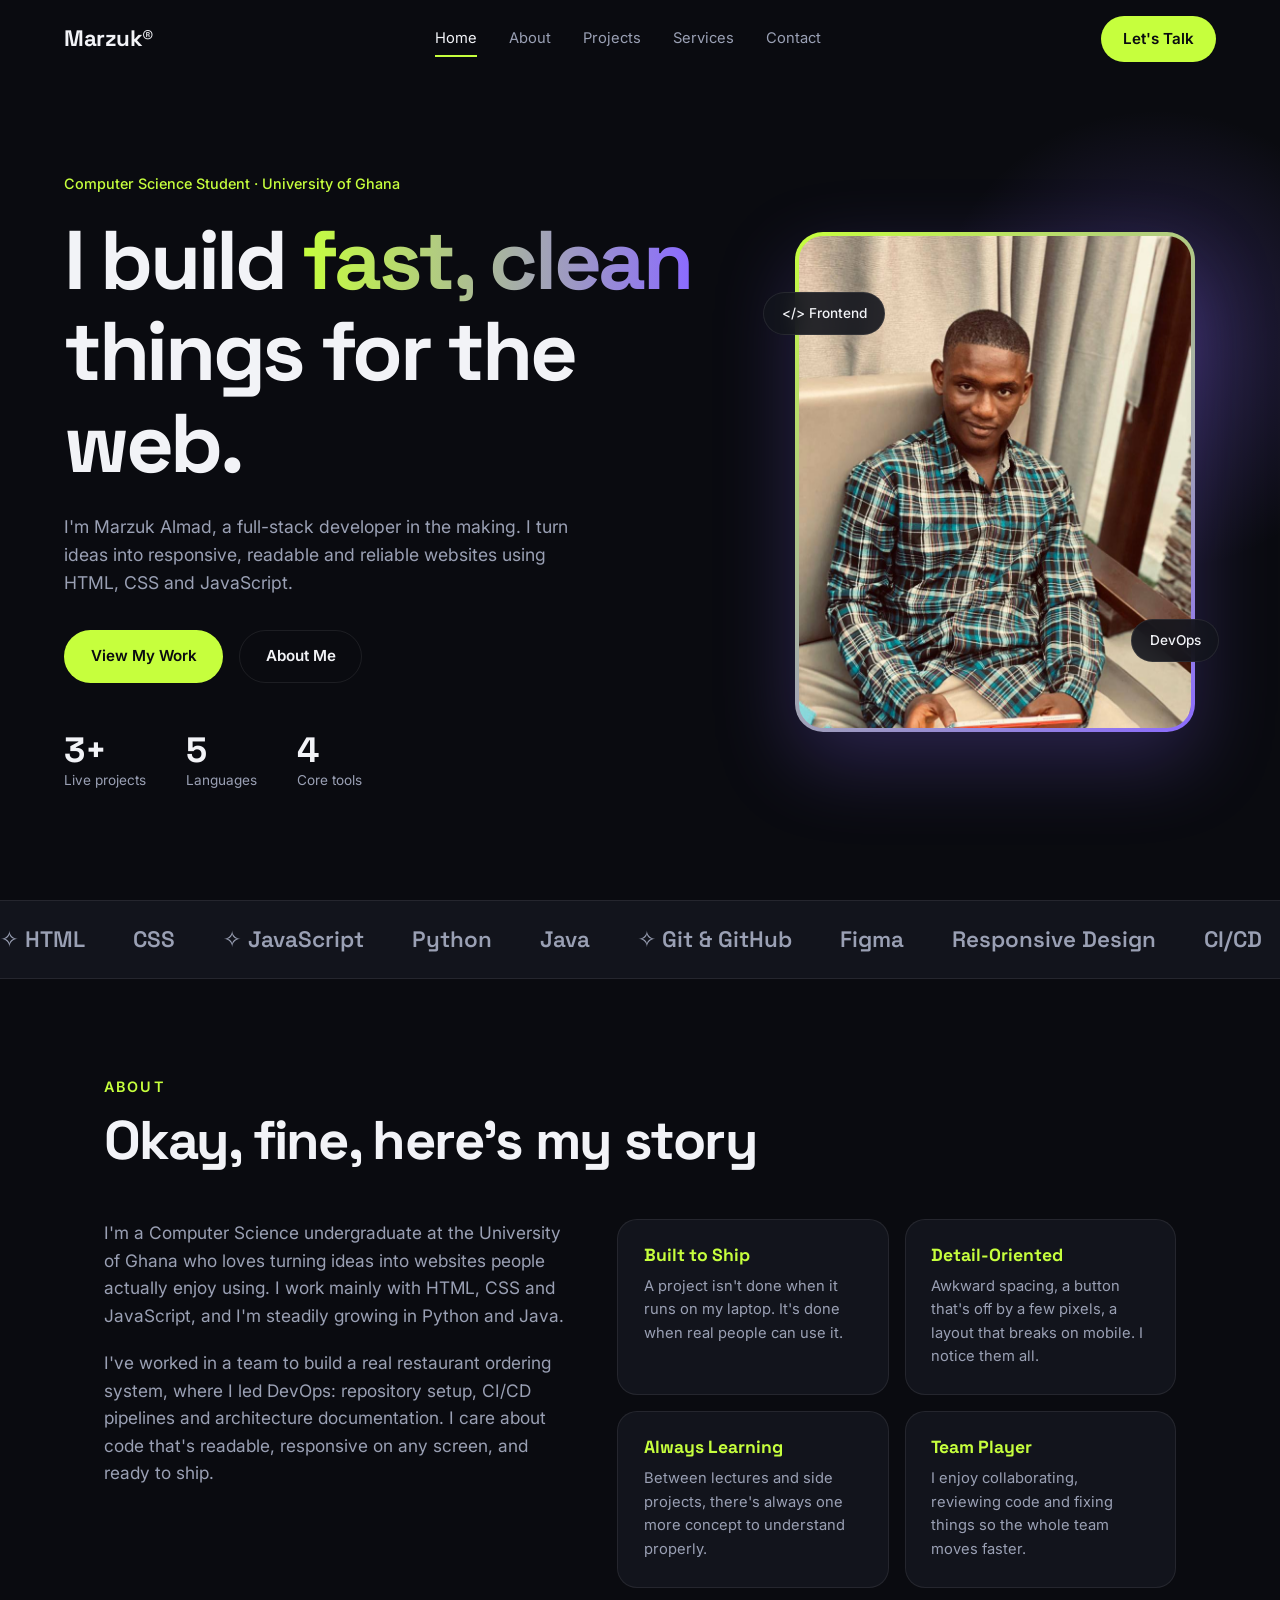
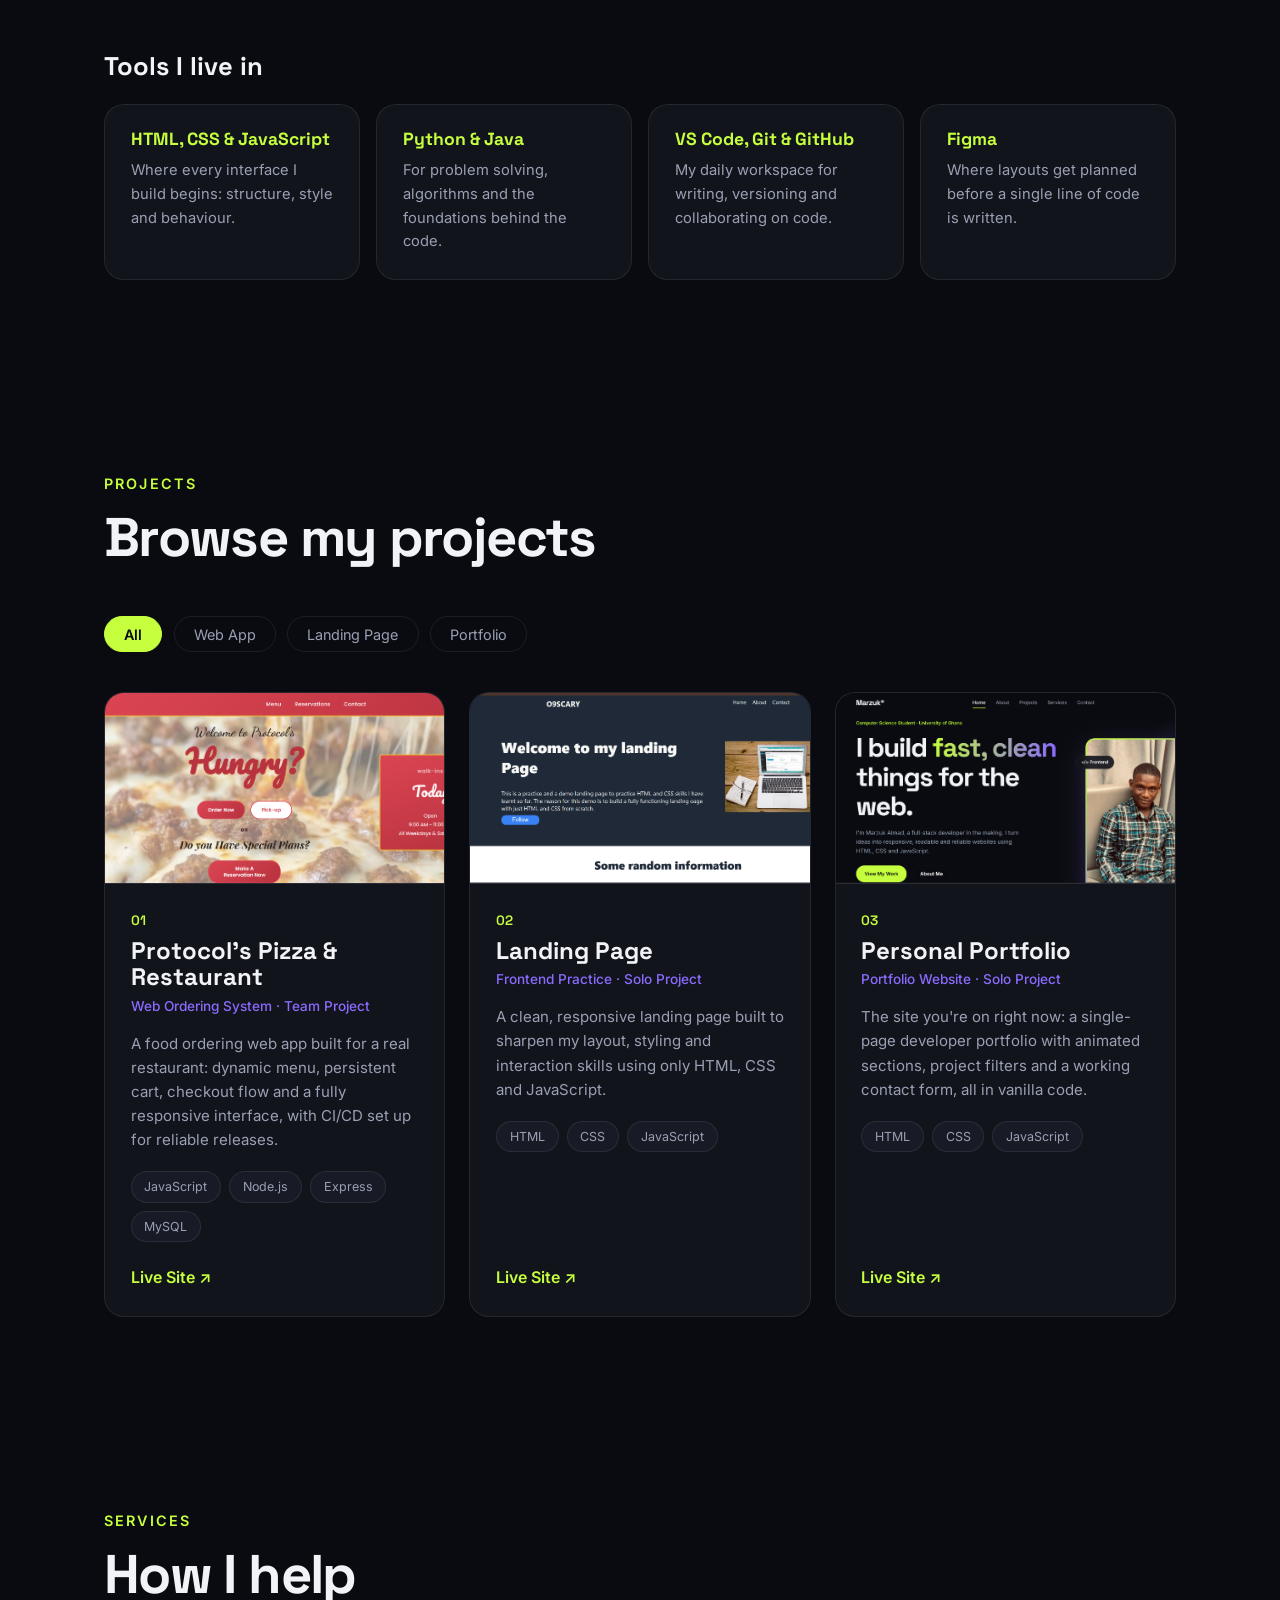
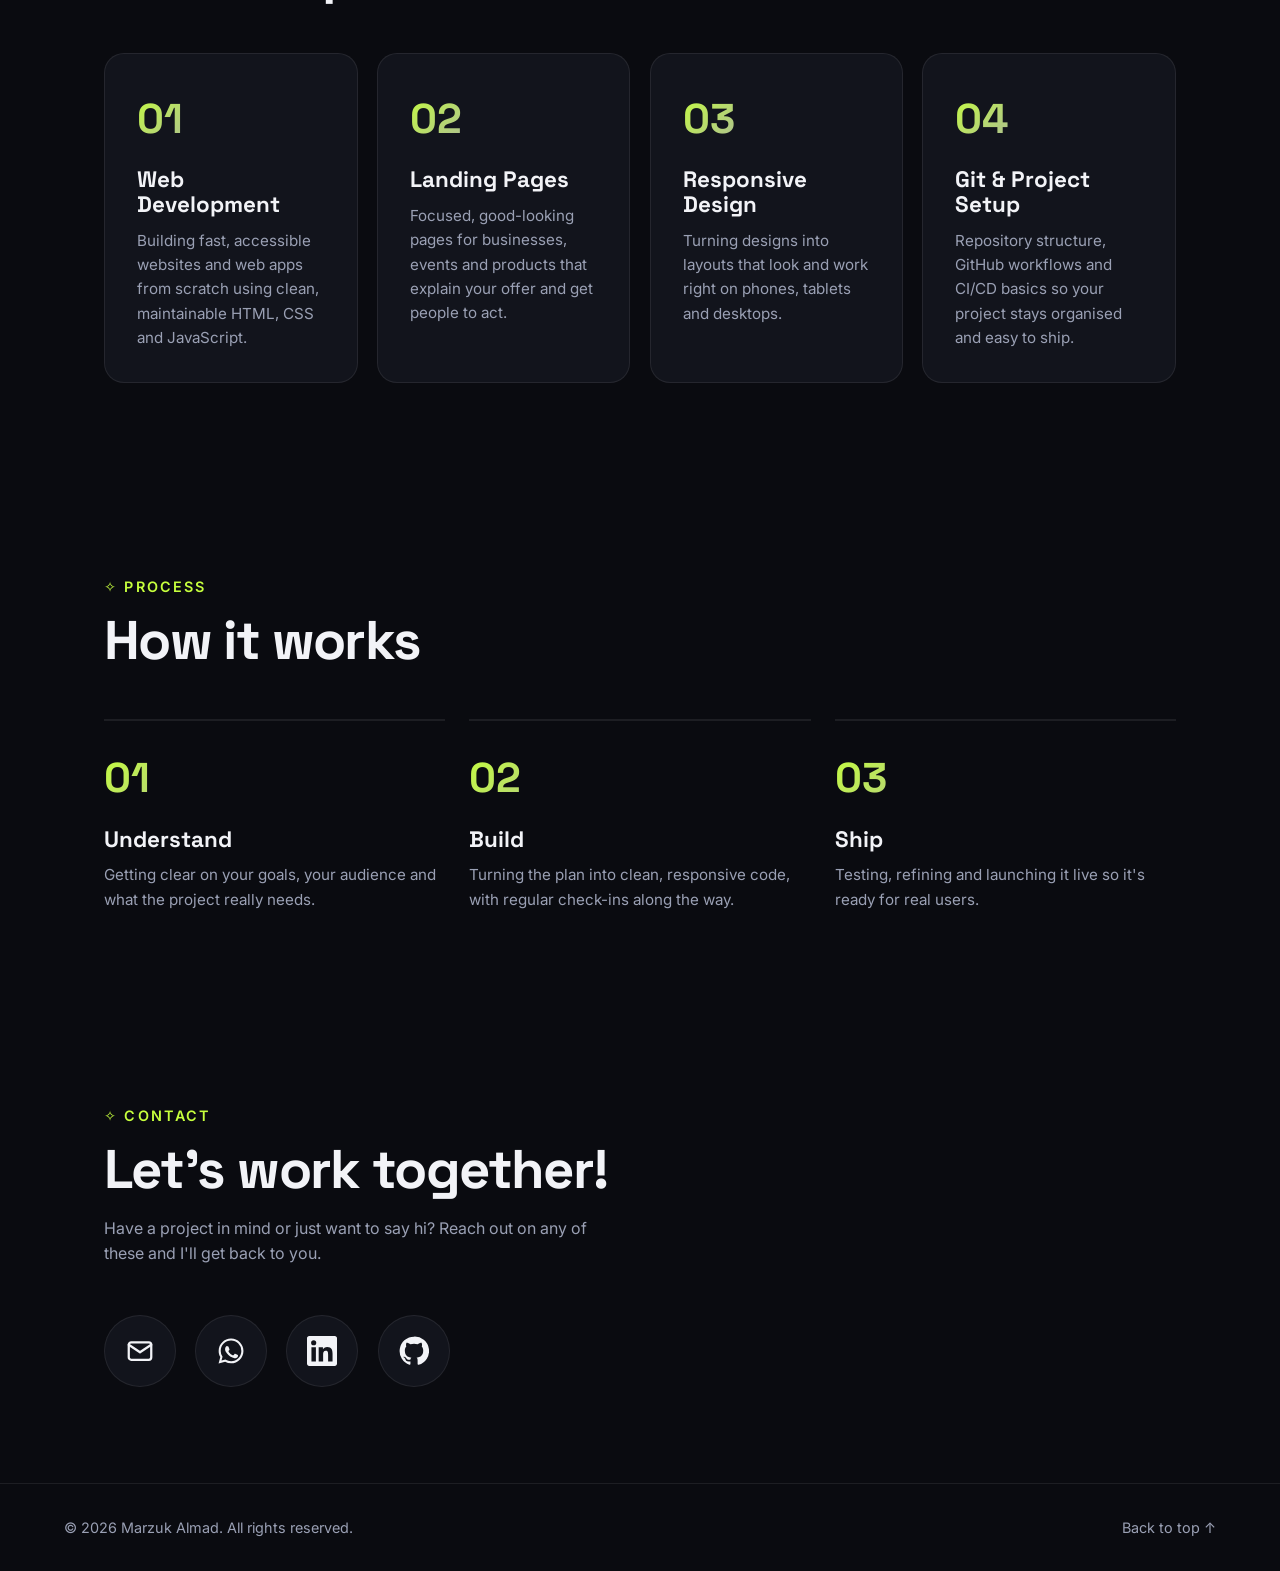
<file: index.html>
<!DOCTYPE html>
<html lang="en">
<head>
  <meta charset="UTF-8" />
  <meta name="viewport" content="width=device-width, initial-scale=1" />
  <title>Marzuk®</title>
  <meta name="description" content="Marzuk Almad is a Computer Science student at the University of Ghana building fast, clean and responsive websites with HTML, CSS and JavaScript." />
  <meta property="og:title" content="Marzuk® | Full-Stack Developer" />
  <meta property="og:description" content="Fast, clean and responsive websites built with HTML, CSS and JavaScript." />
  <meta property="og:type" content="website" />
  <meta name="theme-color" content="#0a0b10" />

  <link rel="preconnect" href="https://fonts.googleapis.com" />
  <link rel="preconnect" href="https://fonts.gstatic.com" crossorigin />
  <link href="https://fonts.googleapis.com/css2?family=Inter:wght@400;500;600&family=Space+Grotesk:wght@500;600;700&display=swap" rel="stylesheet" />
  <link rel="stylesheet" href="./css/style.css" />
  <link rel="icon" type="image" href="./assets/images/portfolio-favicon.jpg"
</head>
<body>

  <header class="navbar" id="navbar">
    <a href="#hero" class="logo">Marzuk®</a>

    <nav class="nav-links" id="navLinks">
      <a href="#hero" class="nav-link">Home</a>
      <a href="#about" class="nav-link">About</a>
      <a href="#works" class="nav-link">Projects</a>
      <a href="#services" class="nav-link">Services</a>
      <a href="#contact" class="nav-link">Contact</a>
    </nav>

    <a href="#contact" class="btn btn-primary nav-cta">Let's Talk</a>

    <button class="menu-toggle" id="menuToggle" aria-label="Toggle menu" aria-expanded="false">
      <span></span><span></span>
    </button>
  </header>

  <main>

    <section class="hero" id="hero">
      <div class="hero-text">
        <p class="eyebrow reveal">Computer Science Student · University of Ghana</p>
        <h1 class="reveal">I build <span class="gradient-text">fast, clean</span> things for the web.</h1>
        <p class="hero-sub reveal">
          I'm Marzuk Almad, a full-stack developer in the making. I turn ideas into responsive,
          readable and reliable websites using HTML, CSS and JavaScript.
        </p>
        <div class="hero-buttons reveal">
          <a href="#works" class="btn btn-primary">View My Work</a>
          <a href="#about" class="btn btn-ghost">About Me</a>
        </div>

        <div class="stats reveal">
          <div class="stat">
            <h3><span class="count" data-count="3">0</span>+</h3>
            <p>Live projects</p>
          </div>
          <div class="stat">
            <h3><span class="count" data-count="5">0</span></h3>
            <p>Languages</p>
          </div>
          <div class="stat">
            <h3><span class="count" data-count="4">0</span></h3>
            <p>Core tools</p>
          </div>
        </div>
      </div>

      <div class="hero-photo reveal">
        <div class="photo-frame">
          <img src="./assets/images/myself.jpg" alt="Marzuk Almad, Computer Science student and developer" />
        </div>
        <div class="floating-tag tag-one">&lt;/&gt; Frontend</div>
        <div class="floating-tag tag-two">DevOps</div>
      </div>
    </section>

    <section class="marquee" aria-hidden="true">
      <div class="marquee-track">
        <span>✧ HTML</span><span>CSS</span><span>✧ JavaScript</span><span>Python</span><span>Java</span>
        <span>✧ Git &amp; GitHub</span><span>Figma</span><span>Responsive Design</span><span>CI/CD</span>
        <span>✧ HTML</span><span>✧ CSS</span><span>JavaScript</span><span>Python</span><span>Java</span>
        <span>✧ Git &amp; GitHub</span><span>Figma</span><span>Responsive Design</span><span>CI/CD</span>
      </div>
    </section>

    <section class="section" id="about">
      <p class="section-label reveal">About</p>
      <h2 class="section-title reveal">Okay, fine, here's my story</h2>

      <div class="about-grid">
        <div class="about-bio reveal">
          <p>
            I'm a Computer Science undergraduate at the University of Ghana who loves turning
            ideas into websites people actually enjoy using. I work mainly with HTML, CSS and
            JavaScript, and I'm steadily growing in Python and Java.
          </p>
          <p>
            I've worked in a team to build a real restaurant ordering system, where I led DevOps:
            repository setup, CI/CD pipelines and architecture documentation. I care about code
            that's readable, responsive on any screen, and ready to ship.
          </p>
        </div>

        <div class="about-cards">
          <article class="card reveal">
            <h4>Built to Ship</h4>
            <p>A project isn't done when it runs on my laptop. It's done when real people can use it.</p>
          </article>
          <article class="card reveal">
            <h4>Detail-Oriented</h4>
            <p>Awkward spacing, a button that's off by a few pixels, a layout that breaks on mobile. I notice them all.</p>
          </article>
          <article class="card reveal">
            <h4>Always Learning</h4>
            <p>Between lectures and side projects, there's always one more concept to understand properly.</p>
          </article>
          <article class="card reveal">
            <h4>Team Player</h4>
            <p>I enjoy collaborating, reviewing code and fixing things so the whole team moves faster.</p>
          </article>
        </div>
      </div>

      <h3 class="subheading reveal">Tools I live in</h3>
      <div class="tools reveal">
        <div class="tool">
          <h4>HTML, CSS &amp; JavaScript</h4>
          <p>Where every interface I build begins: structure, style and behaviour.</p>
        </div>
        <div class="tool">
          <h4>Python &amp; Java</h4>
          <p>For problem solving, algorithms and the foundations behind the code.</p>
        </div>
        <div class="tool">
          <h4>VS Code, Git &amp; GitHub</h4>
          <p>My daily workspace for writing, versioning and collaborating on code.</p>
        </div>
        <div class="tool">
          <h4>Figma</h4>
          <p>Where layouts get planned before a single line of code is written.</p>
        </div>
      </div>
    </section>

    <section class="section" id="works">
      <p class="section-label reveal">Projects</p>
      <h2 class="section-title reveal">Browse my projects</h2>

      <div class="filters reveal" id="filters">
        <button class="filter-btn active" data-filter="all">All</button>
        <button class="filter-btn" data-filter="webapp">Web App</button>
        <button class="filter-btn" data-filter="landing">Landing Page</button>
        <button class="filter-btn" data-filter="portfolio">Portfolio</button>
      </div>

      <div class="projects-grid" id="projectsGrid">

        <article class="project reveal" data-category="webapp">
          <a href="https://protocol-restaurant.pages.dev" target="_blank" rel="noopener" class="project-visual">
             <img src="./assets/images/protocol screenshot.png" alt="Protocol's Pizza and Restaurant homepage" loading="lazy" />
          </a>
          <div class="project-body">
            <span class="project-number">01</span>
            <h3>Protocol's Pizza &amp; Restaurant</h3>
            <p class="project-type">Web Ordering System · Team Project</p>
            <p>
              A food ordering web app built for a real restaurant: dynamic menu, persistent cart,
              checkout flow and a fully responsive interface, with CI/CD set up for reliable releases.
            </p>
            <ul class="chips"><li>JavaScript</li><li>Node.js</li><li>Express</li><li>MySQL</li></ul>
            <div class="project-links">
              <a href="https://protocol-restaurant.pages.dev" target="_blank" rel="noopener" class="link-arrow">Live Site ↗</a>
            </div>
          </div>
        </article>

        <article class="project reveal" data-category="landing">
         <a href="https://o9scary.github.io/Landing-Page/" target="_blank" rel="noopener" class="project-visual">
            <img src="./assets/images/landing-page.png" alt="Marzuk's practice landing page" loading="lazy" />
         </a>
          <div class="project-body">
            <span class="project-number">02</span>
            <h3>Landing Page</h3>
            <p class="project-type">Frontend Practice · Solo Project</p>
            <p>
              A clean, responsive landing page built to sharpen my layout, styling and
              interaction skills using only HTML, CSS and JavaScript.
            </p>
            <ul class="chips"><li>HTML</li><li>CSS</li><li>JavaScript</li></ul>
            <div class="project-links">
              <a href="https://o9scary.github.io/Landing-Page/" target="_blank" rel="noopener" class="link-arrow">Live Site ↗</a>
            </div>
          </div>
        </article>

        <article class="project reveal" data-category="portfolio">
          <a href="https://o9scary.github.io/My-Portfolio/" target="_blank" rel="noopener" class="project-visual">
            <img src="./assets/images/portfolio pic.png" alt="Marzuk's developer portfolio homepage" loading="lazy" />   
          </a>
          <div class="project-body">
            <span class="project-number">03</span>
            <h3>Personal Portfolio</h3>
            <p class="project-type">Portfolio Website · Solo Project</p>
            <p>
              The site you're on right now: a single-page developer portfolio with animated
              sections, project filters and a working contact form, all in vanilla code.
            </p>
            <ul class="chips"><li>HTML</li><li>CSS</li><li>JavaScript</li></ul>
            <div class="project-links">
              <a href="https://o9scary.github.io/My-Portfolio/" target="_blank" rel="noopener" class="link-arrow">Live Site ↗</a>
            </div>
          </div>
        </article>

      </div>
    </section>

    <section class="section" id="services">
      <p class="section-label reveal">Services</p>
      <h2 class="section-title reveal">How I help</h2>

      <div class="services-grid">
        <article class="service reveal">
          <span class="service-number">01</span>
          <h3>Web Development</h3>
          <p>Building fast, accessible websites and web apps from scratch using clean, maintainable HTML, CSS and JavaScript.</p>
        </article>
        <article class="service reveal">
          <span class="service-number">02</span>
          <h3>Landing Pages</h3>
          <p>Focused, good-looking pages for businesses, events and products that explain your offer and get people to act.</p>
        </article>
        <article class="service reveal">
          <span class="service-number">03</span>
          <h3>Responsive Design</h3>
          <p>Turning designs into layouts that look and work right on phones, tablets and desktops.</p>
        </article>
        <article class="service reveal">
          <span class="service-number">04</span>
          <h3>Git &amp; Project Setup</h3>
          <p>Repository structure, GitHub workflows and CI/CD basics so your project stays organised and easy to ship.</p>
        </article>
      </div>
    </section>

    <section class="section" id="process">
      <p class="section-label reveal">✧ Process</p>
      <h2 class="section-title reveal">How it works</h2>

      <div class="process-grid">
        <div class="step reveal">
          <span class="step-number">01</span>
          <h3>Understand</h3>
          <p>Getting clear on your goals, your audience and what the project really needs.</p>
        </div>
        <div class="step reveal">
          <span class="step-number">02</span>
          <h3>Build</h3>
          <p>Turning the plan into clean, responsive code, with regular check-ins along the way.</p>
        </div>
        <div class="step reveal">
          <span class="step-number">03</span>
          <h3>Ship</h3>
          <p>Testing, refining and launching it live so it's ready for real users.</p>
        </div>
      </div>
    </section>

    <section class="section contact" id="contact">
      <p class="section-label reveal">✧ Contact</p>
      <h2 class="section-title reveal">Let's work together!</h2>
      <p class="contact-sub reveal">Have a project in mind or just want to say hi? Reach out on any of these and I'll get back to you.</p>

      <div class="contact-icons reveal">

        <a href="mailto:marzukalmad1143@gmail.com?subject=New%20Project%20Inquiry" class="icon-link" aria-label="Email Marzuk" title="Email">
          <svg viewBox="0 0 24 24" fill="none" stroke="currentColor" stroke-width="1.8" stroke-linecap="round" stroke-linejoin="round" aria-hidden="true">
            <rect x="3" y="5" width="18" height="14" rx="2"></rect>
            <path d="m3 7 9 6 9-6"></path>
          </svg>
        </a>

        <a href="https://wa.me/233509952882" target="_blank" rel="noopener" class="icon-link" aria-label="Message Marzuk on WhatsApp" title="WhatsApp">
          <svg viewBox="0 0 24 24" fill="currentColor" aria-hidden="true">
            <path d="M12.04 2C6.58 2 2.13 6.45 2.13 11.91c0 1.75.46 3.45 1.32 4.95L2.05 22l5.25-1.38a9.9 9.9 0 0 0 4.74 1.21h.01c5.46 0 9.91-4.45 9.91-9.91 0-2.65-1.03-5.14-2.9-7.01A9.82 9.82 0 0 0 12.04 2Zm0 1.67c2.2 0 4.26.86 5.82 2.42a8.18 8.18 0 0 1 2.41 5.83c0 4.54-3.7 8.23-8.24 8.23-1.48 0-2.93-.4-4.2-1.15l-.3-.18-3.12.82.83-3.04-.2-.31a8.2 8.2 0 0 1-1.26-4.38c0-4.54 3.7-8.24 8.26-8.24Zm-3.2 4.4c-.17 0-.45.06-.68.31-.23.25-.9.88-.9 2.14 0 1.26.92 2.48 1.05 2.65.13.17 1.8 2.75 4.37 3.86 2.14.92 2.57.74 3.04.69.47-.04 1.5-.61 1.71-1.2.21-.6.21-1.1.15-1.2-.06-.11-.23-.17-.48-.3-.25-.13-1.5-.74-1.73-.82-.23-.09-.4-.13-.57.12-.17.25-.65.82-.8.99-.15.17-.3.19-.55.06-.25-.13-1.07-.39-2.03-1.25-.75-.67-1.26-1.5-1.4-1.75-.15-.25-.02-.39.11-.51.11-.11.25-.3.38-.45.13-.15.17-.25.25-.42.09-.17.04-.32-.02-.45-.06-.13-.57-1.4-.78-1.91-.2-.5-.42-.43-.57-.44h-.49Z"/>
          </svg>
        </a>

        <a href="https://www.linkedin.com/in/marzuk-almad-333194411" target="_blank" rel="noopener" class="icon-link" aria-label="Marzuk on LinkedIn" title="LinkedIn">
          <svg viewBox="0 0 24 24" fill="currentColor" aria-hidden="true">
            <path d="M20.45 20.45h-3.56v-5.57c0-1.33-.03-3.04-1.85-3.04-1.86 0-2.14 1.45-2.14 2.94v5.67H9.34V9h3.41v1.56h.05c.48-.9 1.64-1.85 3.37-1.85 3.6 0 4.27 2.37 4.27 5.46v6.28ZM5.34 7.43a2.06 2.06 0 1 1 0-4.12 2.06 2.06 0 0 1 0 4.12ZM7.12 20.45H3.56V9h3.56v11.45ZM22.22 0H1.77C.79 0 0 .77 0 1.73v20.54C0 23.23.79 24 1.77 24h20.45c.98 0 1.78-.77 1.78-1.73V1.73C24 .77 23.2 0 22.22 0Z"/>
          </svg>
        </a>

        <a href="https://github.com/O9SCARY" target="_blank" rel="noopener" class="icon-link" aria-label="Marzuk on GitHub" title="GitHub">
          <svg viewBox="0 0 24 24" fill="currentColor" aria-hidden="true">
            <path d="M12 .5a11.5 11.5 0 0 0-3.64 22.41c.58.1.79-.25.79-.56v-2c-3.2.7-3.88-1.37-3.88-1.37-.52-1.33-1.28-1.69-1.28-1.69-1.04-.71.08-.7.08-.7 1.15.08 1.76 1.18 1.76 1.18 1.03 1.76 2.69 1.25 3.35.96.1-.74.4-1.25.73-1.54-2.55-.29-5.24-1.28-5.24-5.69 0-1.26.45-2.28 1.18-3.08-.12-.29-.51-1.46.11-3.05 0 0 .97-.31 3.17 1.18a11 11 0 0 1 5.78 0c2.2-1.49 3.17-1.18 3.17-1.18.63 1.59.23 2.76.11 3.05.74.8 1.18 1.82 1.18 3.08 0 4.42-2.69 5.39-5.26 5.68.41.36.78 1.06.78 2.14v3.17c0 .31.21.67.8.56A11.5 11.5 0 0 0 12 .5Z"/>
          </svg>
        </a>

      </div>
    </section>
  </main>

  <footer class="footer">
    <p>© <span id="year">2026</span> Marzuk Almad. All rights reserved.</p>
    <a href="#hero" class="back-top">Back to top ↑</a>
  </footer>

  <script src="./js/script.js"></script>
</body>
</html>
</file>
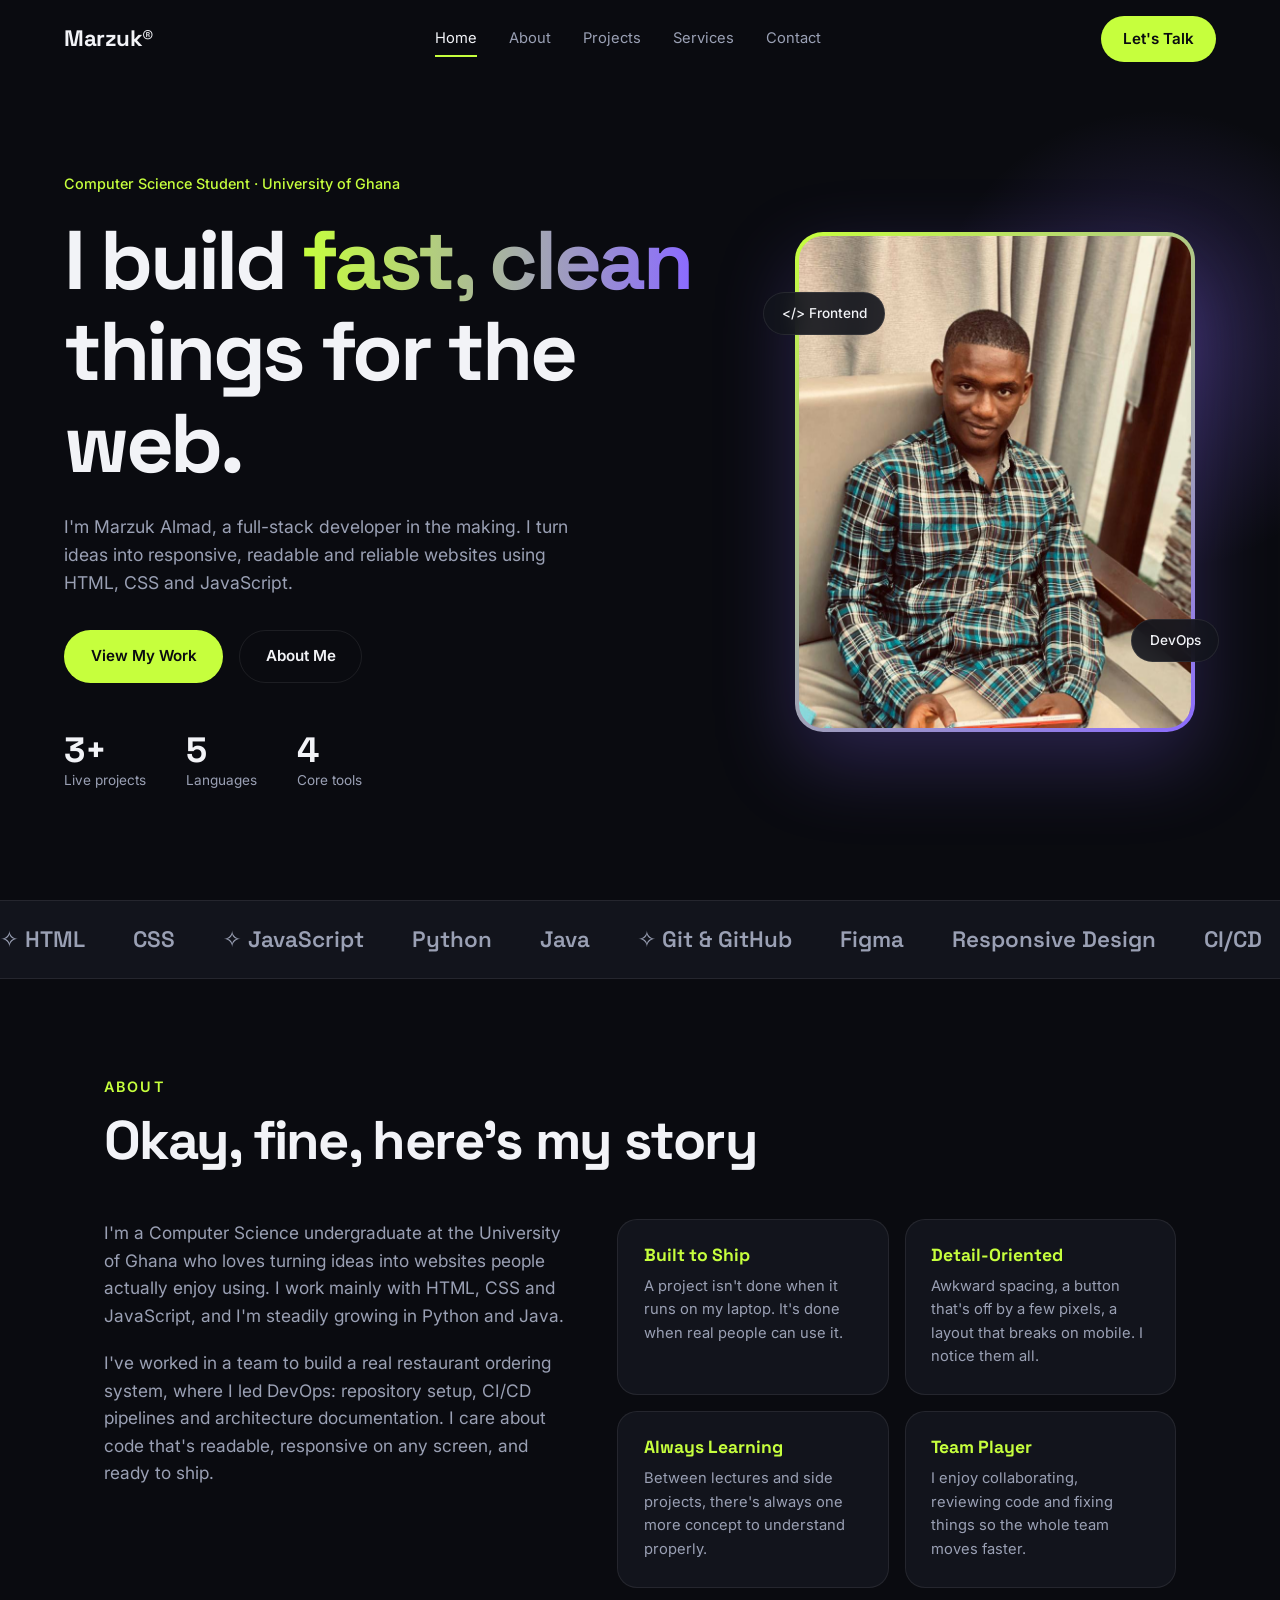
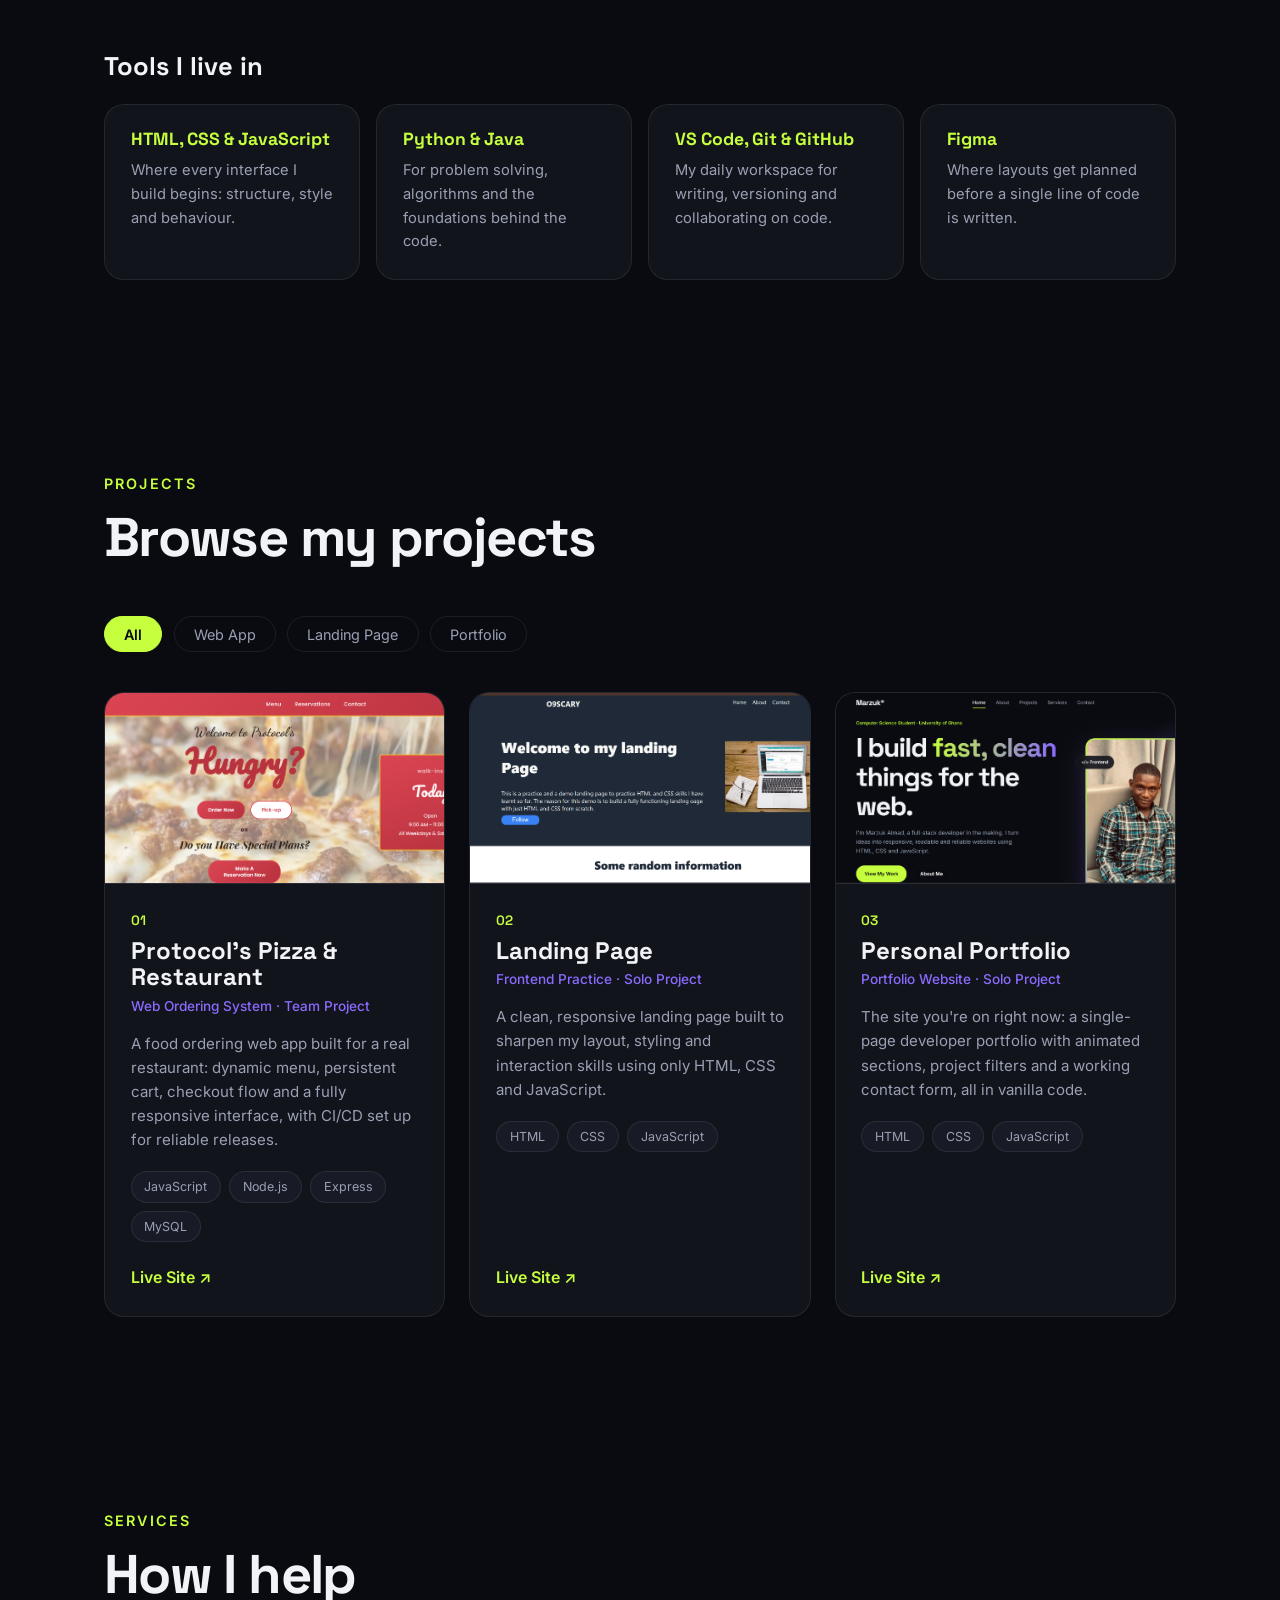
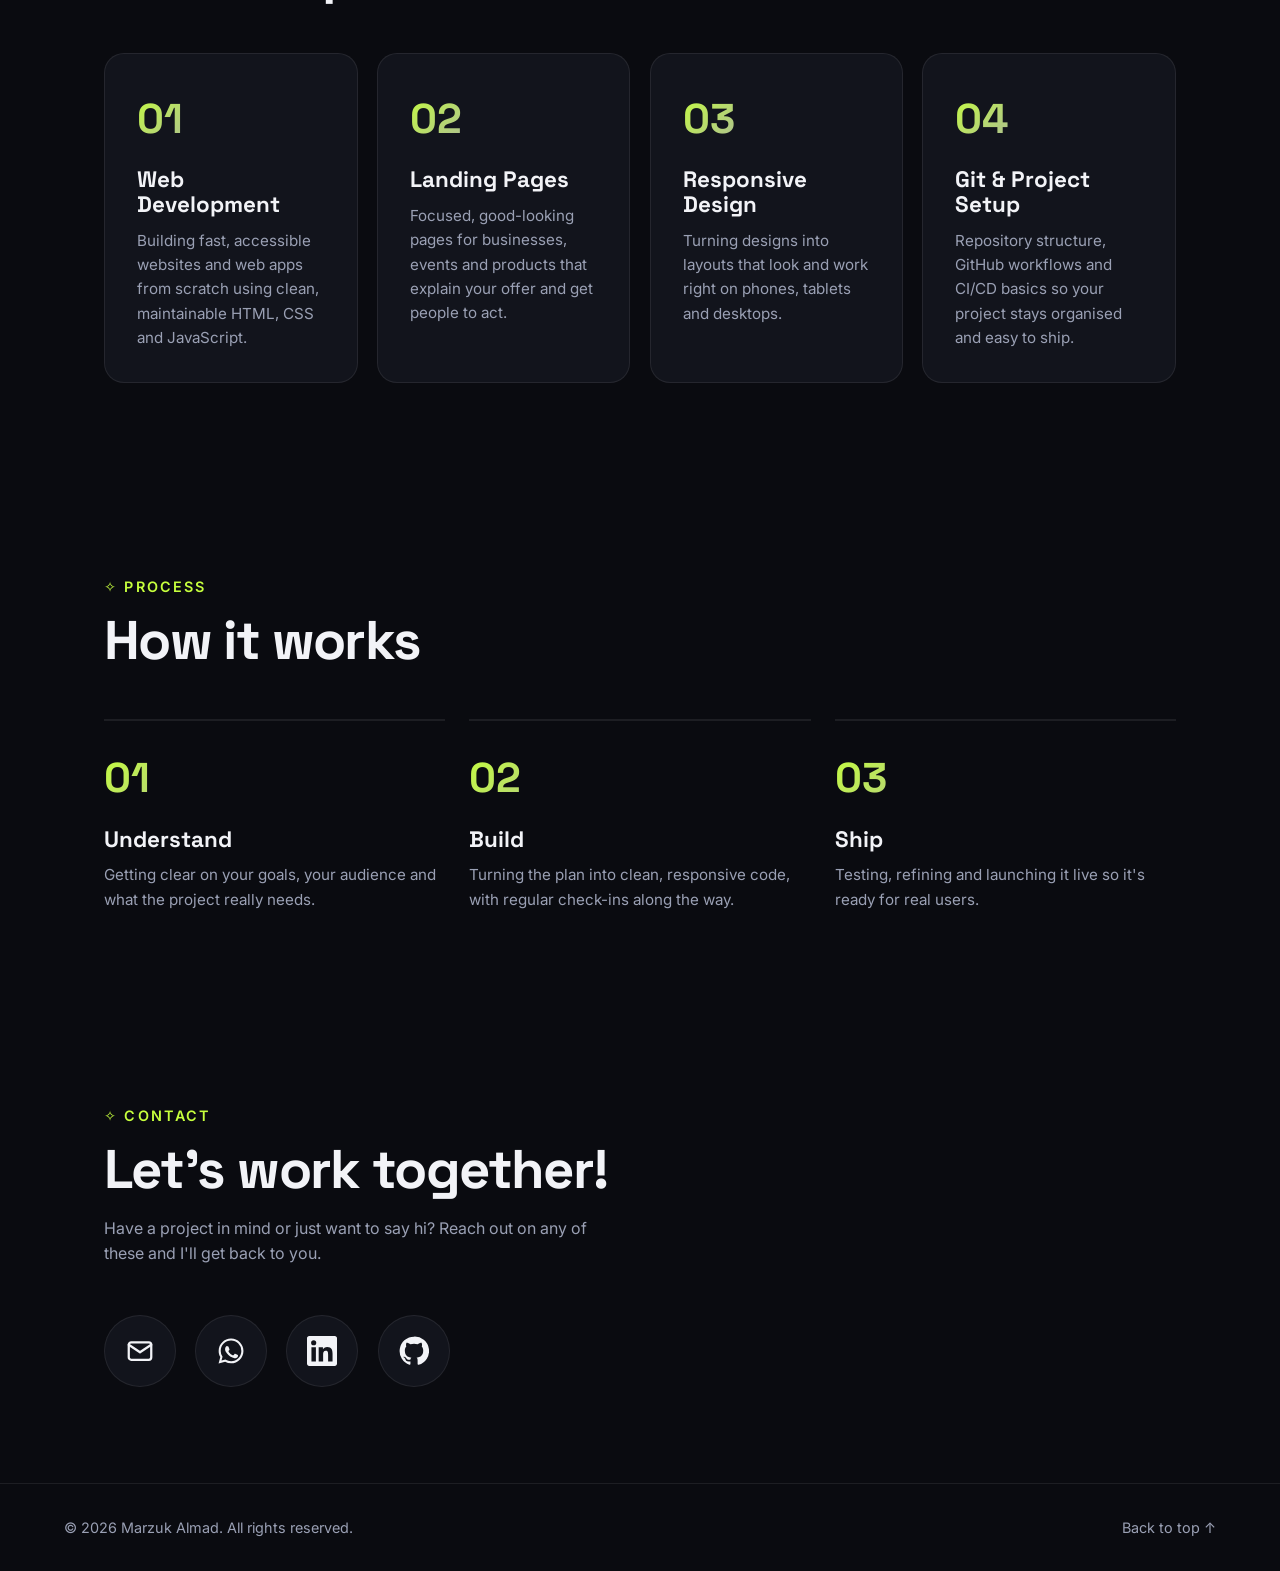
<file: src/index.html>
<!DOCTYPE html>
<html lang="en">
<head>
  <meta charset="UTF-8" />
  <meta name="viewport" content="width=device-width, initial-scale=1" />
  <title>Marzuk®</title>
  <meta name="description" content="Marzuk Almad is a Computer Science student at the University of Ghana building fast, clean and responsive websites with HTML, CSS and JavaScript." />
  <meta property="og:title" content="Marzuk® | Full-Stack Developer" />
  <meta property="og:description" content="Fast, clean and responsive websites built with HTML, CSS and JavaScript." />
  <meta property="og:type" content="website" />
  <meta name="theme-color" content="#0a0b10" />

  <link rel="preconnect" href="https://fonts.googleapis.com" />
  <link rel="preconnect" href="https://fonts.gstatic.com" crossorigin />
  <link href="https://fonts.googleapis.com/css2?family=Inter:wght@400;500;600&family=Space+Grotesk:wght@500;600;700&display=swap" rel="stylesheet" />
  <link rel="stylesheet" href="./css/style.css" />
</head>
<body>

  <header class="navbar" id="navbar">
    <a href="#hero" class="logo">Marzuk®</a>

    <nav class="nav-links" id="navLinks">
      <a href="#hero" class="nav-link">Home</a>
      <a href="#about" class="nav-link">About</a>
      <a href="#works" class="nav-link">Projects</a>
      <a href="#services" class="nav-link">Services</a>
      <a href="#contact" class="nav-link">Contact</a>
    </nav>

    <a href="#contact" class="btn btn-primary nav-cta">Let's Talk</a>

    <button class="menu-toggle" id="menuToggle" aria-label="Toggle menu" aria-expanded="false">
      <span></span><span></span>
    </button>
  </header>

  <main>

    <section class="hero" id="hero">
      <div class="hero-text">
        <p class="eyebrow reveal">Computer Science Student · University of Ghana</p>
        <h1 class="reveal">I build <span class="gradient-text">fast, clean</span> things for the web.</h1>
        <p class="hero-sub reveal">
          I'm Marzuk Almad, a full-stack developer in the making. I turn ideas into responsive,
          readable and reliable websites using HTML, CSS and JavaScript.
        </p>
        <div class="hero-buttons reveal">
          <a href="#works" class="btn btn-primary">View My Work</a>
          <a href="#about" class="btn btn-ghost">About Me</a>
        </div>

        <div class="stats reveal">
          <div class="stat">
            <h3><span class="count" data-count="3">0</span>+</h3>
            <p>Live projects</p>
          </div>
          <div class="stat">
            <h3><span class="count" data-count="5">0</span></h3>
            <p>Languages</p>
          </div>
          <div class="stat">
            <h3><span class="count" data-count="4">0</span></h3>
            <p>Core tools</p>
          </div>
        </div>
      </div>

      <div class="hero-photo reveal">
        <div class="photo-frame">
          <img src="./assets/images/myself.jpg" alt="Marzuk Almad, Computer Science student and developer" />
        </div>
        <div class="floating-tag tag-one">&lt;/&gt; Frontend</div>
        <div class="floating-tag tag-two">DevOps</div>
      </div>
    </section>

    <section class="marquee" aria-hidden="true">
      <div class="marquee-track">
        <span>✧ HTML</span><span>CSS</span><span>✧ JavaScript</span><span>Python</span><span>Java</span>
        <span>✧ Git &amp; GitHub</span><span>Figma</span><span>Responsive Design</span><span>CI/CD</span>
        <span>✧ HTML</span><span>✧ CSS</span><span>JavaScript</span><span>Python</span><span>Java</span>
        <span>✧ Git &amp; GitHub</span><span>Figma</span><span>Responsive Design</span><span>CI/CD</span>
      </div>
    </section>

    <section class="section" id="about">
      <p class="section-label reveal">About</p>
      <h2 class="section-title reveal">Okay, fine, here's my story</h2>

      <div class="about-grid">
        <div class="about-bio reveal">
          <p>
            I'm a Computer Science undergraduate at the University of Ghana who loves turning
            ideas into websites people actually enjoy using. I work mainly with HTML, CSS and
            JavaScript, and I'm steadily growing in Python and Java.
          </p>
          <p>
            I've worked in a team to build a real restaurant ordering system, where I led DevOps:
            repository setup, CI/CD pipelines and architecture documentation. I care about code
            that's readable, responsive on any screen, and ready to ship.
          </p>
        </div>

        <div class="about-cards">
          <article class="card reveal">
            <h4>Built to Ship</h4>
            <p>A project isn't done when it runs on my laptop. It's done when real people can use it.</p>
          </article>
          <article class="card reveal">
            <h4>Detail-Oriented</h4>
            <p>Awkward spacing, a button that's off by a few pixels, a layout that breaks on mobile. I notice them all.</p>
          </article>
          <article class="card reveal">
            <h4>Always Learning</h4>
            <p>Between lectures and side projects, there's always one more concept to understand properly.</p>
          </article>
          <article class="card reveal">
            <h4>Team Player</h4>
            <p>I enjoy collaborating, reviewing code and fixing things so the whole team moves faster.</p>
          </article>
        </div>
      </div>

      <h3 class="subheading reveal">Tools I live in</h3>
      <div class="tools reveal">
        <div class="tool">
          <h4>HTML, CSS &amp; JavaScript</h4>
          <p>Where every interface I build begins: structure, style and behaviour.</p>
        </div>
        <div class="tool">
          <h4>Python &amp; Java</h4>
          <p>For problem solving, algorithms and the foundations behind the code.</p>
        </div>
        <div class="tool">
          <h4>VS Code, Git &amp; GitHub</h4>
          <p>My daily workspace for writing, versioning and collaborating on code.</p>
        </div>
        <div class="tool">
          <h4>Figma</h4>
          <p>Where layouts get planned before a single line of code is written.</p>
        </div>
      </div>
    </section>

    <section class="section" id="works">
      <p class="section-label reveal">Projects</p>
      <h2 class="section-title reveal">Browse my projects</h2>

      <div class="filters reveal" id="filters">
        <button class="filter-btn active" data-filter="all">All</button>
        <button class="filter-btn" data-filter="webapp">Web App</button>
        <button class="filter-btn" data-filter="landing">Landing Page</button>
        <button class="filter-btn" data-filter="portfolio">Portfolio</button>
      </div>

      <div class="projects-grid" id="projectsGrid">

        <article class="project reveal" data-category="webapp">
          <a href="https://protocol-restaurant.pages.dev" target="_blank" rel="noopener" class="project-visual">
             <img src="./assets/images/protocol screenshot.png" alt="Protocol's Pizza and Restaurant homepage" loading="lazy" />
          </a>
          <div class="project-body">
            <span class="project-number">01</span>
            <h3>Protocol's Pizza &amp; Restaurant</h3>
            <p class="project-type">Web Ordering System · Team Project</p>
            <p>
              A food ordering web app built for a real restaurant: dynamic menu, persistent cart,
              checkout flow and a fully responsive interface, with CI/CD set up for reliable releases.
            </p>
            <ul class="chips"><li>JavaScript</li><li>Node.js</li><li>Express</li><li>MySQL</li></ul>
            <div class="project-links">
              <a href="https://protocol-restaurant.pages.dev" target="_blank" rel="noopener" class="link-arrow">Live Site ↗</a>
            </div>
          </div>
        </article>

        <article class="project reveal" data-category="landing">
         <a href="https://o9scary.github.io/Landing-Page/" target="_blank" rel="noopener" class="project-visual">
            <img src="./assets/images/landing-page.png" alt="Marzuk's practice landing page" loading="lazy" />
         </a>
          <div class="project-body">
            <span class="project-number">02</span>
            <h3>Landing Page</h3>
            <p class="project-type">Frontend Practice · Solo Project</p>
            <p>
              A clean, responsive landing page built to sharpen my layout, styling and
              interaction skills using only HTML, CSS and JavaScript.
            </p>
            <ul class="chips"><li>HTML</li><li>CSS</li><li>JavaScript</li></ul>
            <div class="project-links">
              <a href="https://o9scary.github.io/Landing-Page/" target="_blank" rel="noopener" class="link-arrow">Live Site ↗</a>
            </div>
          </div>
        </article>

        <article class="project reveal" data-category="portfolio">
          <a href="https://o9scary.github.io/My-Portfolio/" target="_blank" rel="noopener" class="project-visual">
            <img src="./assets/images/portfolio pic.png" alt="Marzuk's developer portfolio homepage" loading="lazy" />   
          </a>
          <div class="project-body">
            <span class="project-number">03</span>
            <h3>Personal Portfolio</h3>
            <p class="project-type">Portfolio Website · Solo Project</p>
            <p>
              The site you're on right now: a single-page developer portfolio with animated
              sections, project filters and a working contact form, all in vanilla code.
            </p>
            <ul class="chips"><li>HTML</li><li>CSS</li><li>JavaScript</li></ul>
            <div class="project-links">
              <a href="https://o9scary.github.io/My-Portfolio/" target="_blank" rel="noopener" class="link-arrow">Live Site ↗</a>
            </div>
          </div>
        </article>

      </div>
    </section>

    <section class="section" id="services">
      <p class="section-label reveal">Services</p>
      <h2 class="section-title reveal">How I help</h2>

      <div class="services-grid">
        <article class="service reveal">
          <span class="service-number">01</span>
          <h3>Web Development</h3>
          <p>Building fast, accessible websites and web apps from scratch using clean, maintainable HTML, CSS and JavaScript.</p>
        </article>
        <article class="service reveal">
          <span class="service-number">02</span>
          <h3>Landing Pages</h3>
          <p>Focused, good-looking pages for businesses, events and products that explain your offer and get people to act.</p>
        </article>
        <article class="service reveal">
          <span class="service-number">03</span>
          <h3>Responsive Design</h3>
          <p>Turning designs into layouts that look and work right on phones, tablets and desktops.</p>
        </article>
        <article class="service reveal">
          <span class="service-number">04</span>
          <h3>Git &amp; Project Setup</h3>
          <p>Repository structure, GitHub workflows and CI/CD basics so your project stays organised and easy to ship.</p>
        </article>
      </div>
    </section>

    <section class="section" id="process">
      <p class="section-label reveal">✧ Process</p>
      <h2 class="section-title reveal">How it works</h2>

      <div class="process-grid">
        <div class="step reveal">
          <span class="step-number">01</span>
          <h3>Understand</h3>
          <p>Getting clear on your goals, your audience and what the project really needs.</p>
        </div>
        <div class="step reveal">
          <span class="step-number">02</span>
          <h3>Build</h3>
          <p>Turning the plan into clean, responsive code, with regular check-ins along the way.</p>
        </div>
        <div class="step reveal">
          <span class="step-number">03</span>
          <h3>Ship</h3>
          <p>Testing, refining and launching it live so it's ready for real users.</p>
        </div>
      </div>
    </section>

    <section class="section contact" id="contact">
      <p class="section-label reveal">✧ Contact</p>
      <h2 class="section-title reveal">Let's work together!</h2>
      <p class="contact-sub reveal">Have a project in mind or just want to say hi? Reach out on any of these and I'll get back to you.</p>

      <div class="contact-icons reveal">

        <a href="mailto:marzukalmad1143@gmail.com?subject=New%20Project%20Inquiry" class="icon-link" aria-label="Email Marzuk" title="Email">
          <svg viewBox="0 0 24 24" fill="none" stroke="currentColor" stroke-width="1.8" stroke-linecap="round" stroke-linejoin="round" aria-hidden="true">
            <rect x="3" y="5" width="18" height="14" rx="2"></rect>
            <path d="m3 7 9 6 9-6"></path>
          </svg>
        </a>

        <a href="https://wa.me/233509952882" target="_blank" rel="noopener" class="icon-link" aria-label="Message Marzuk on WhatsApp" title="WhatsApp">
          <svg viewBox="0 0 24 24" fill="currentColor" aria-hidden="true">
            <path d="M12.04 2C6.58 2 2.13 6.45 2.13 11.91c0 1.75.46 3.45 1.32 4.95L2.05 22l5.25-1.38a9.9 9.9 0 0 0 4.74 1.21h.01c5.46 0 9.91-4.45 9.91-9.91 0-2.65-1.03-5.14-2.9-7.01A9.82 9.82 0 0 0 12.04 2Zm0 1.67c2.2 0 4.26.86 5.82 2.42a8.18 8.18 0 0 1 2.41 5.83c0 4.54-3.7 8.23-8.24 8.23-1.48 0-2.93-.4-4.2-1.15l-.3-.18-3.12.82.83-3.04-.2-.31a8.2 8.2 0 0 1-1.26-4.38c0-4.54 3.7-8.24 8.26-8.24Zm-3.2 4.4c-.17 0-.45.06-.68.31-.23.25-.9.88-.9 2.14 0 1.26.92 2.48 1.05 2.65.13.17 1.8 2.75 4.37 3.86 2.14.92 2.57.74 3.04.69.47-.04 1.5-.61 1.71-1.2.21-.6.21-1.1.15-1.2-.06-.11-.23-.17-.48-.3-.25-.13-1.5-.74-1.73-.82-.23-.09-.4-.13-.57.12-.17.25-.65.82-.8.99-.15.17-.3.19-.55.06-.25-.13-1.07-.39-2.03-1.25-.75-.67-1.26-1.5-1.4-1.75-.15-.25-.02-.39.11-.51.11-.11.25-.3.38-.45.13-.15.17-.25.25-.42.09-.17.04-.32-.02-.45-.06-.13-.57-1.4-.78-1.91-.2-.5-.42-.43-.57-.44h-.49Z"/>
          </svg>
        </a>

        <a href="https://www.linkedin.com/in/marzuk-almad-333194411" target="_blank" rel="noopener" class="icon-link" aria-label="Marzuk on LinkedIn" title="LinkedIn">
          <svg viewBox="0 0 24 24" fill="currentColor" aria-hidden="true">
            <path d="M20.45 20.45h-3.56v-5.57c0-1.33-.03-3.04-1.85-3.04-1.86 0-2.14 1.45-2.14 2.94v5.67H9.34V9h3.41v1.56h.05c.48-.9 1.64-1.85 3.37-1.85 3.6 0 4.27 2.37 4.27 5.46v6.28ZM5.34 7.43a2.06 2.06 0 1 1 0-4.12 2.06 2.06 0 0 1 0 4.12ZM7.12 20.45H3.56V9h3.56v11.45ZM22.22 0H1.77C.79 0 0 .77 0 1.73v20.54C0 23.23.79 24 1.77 24h20.45c.98 0 1.78-.77 1.78-1.73V1.73C24 .77 23.2 0 22.22 0Z"/>
          </svg>
        </a>

        <a href="https://github.com/O9SCARY" target="_blank" rel="noopener" class="icon-link" aria-label="Marzuk on GitHub" title="GitHub">
          <svg viewBox="0 0 24 24" fill="currentColor" aria-hidden="true">
            <path d="M12 .5a11.5 11.5 0 0 0-3.64 22.41c.58.1.79-.25.79-.56v-2c-3.2.7-3.88-1.37-3.88-1.37-.52-1.33-1.28-1.69-1.28-1.69-1.04-.71.08-.7.08-.7 1.15.08 1.76 1.18 1.76 1.18 1.03 1.76 2.69 1.25 3.35.96.1-.74.4-1.25.73-1.54-2.55-.29-5.24-1.28-5.24-5.69 0-1.26.45-2.28 1.18-3.08-.12-.29-.51-1.46.11-3.05 0 0 .97-.31 3.17 1.18a11 11 0 0 1 5.78 0c2.2-1.49 3.17-1.18 3.17-1.18.63 1.59.23 2.76.11 3.05.74.8 1.18 1.82 1.18 3.08 0 4.42-2.69 5.39-5.26 5.68.41.36.78 1.06.78 2.14v3.17c0 .31.21.67.8.56A11.5 11.5 0 0 0 12 .5Z"/>
          </svg>
        </a>

      </div>
    </section>
  </main>

  <footer class="footer">
    <p>© <span id="year">2026</span> Marzuk Almad. All rights reserved.</p>
    <a href="#hero" class="back-top">Back to top ↑</a>
  </footer>

  <script src="./js/script.js"></script>
</body>
</html>
</file>
<file: css/style.css>
*,
*::before,
*::after {
  margin: 0;
  padding: 0;
  box-sizing: border-box;
}

:root {
  --bg: #0a0b10;
  --surface: #12141c;
  --surface-2: #181b26;
  --border: rgba(255, 255, 255, 0.08);
  --text: #f2f3f7;
  --muted: #9aa0b4;
  --accent: #c6ff3d;      /* acid lime */
  --accent-2: #8b6bff;    /* electric violet */
  --radius: 20px;
  --font-body: "Inter", system-ui, sans-serif;
  --font-display: "Space Grotesk", system-ui, sans-serif;
}

html {
  scroll-behavior: smooth;
  scroll-padding-top: 90px;
}

body {
  background: var(--bg);
  color: var(--text);
  font-family: var(--font-body);
  line-height: 1.6;
  -webkit-font-smoothing: antialiased;
  overflow-x: hidden;
}

img {
  display: block;
  max-width: 100%;
}

a {
  color: inherit;
  text-decoration: none;
}

ul {
  list-style: none;
}

h1, h2, h3, h4 {
  font-family: var(--font-display);
  line-height: 1.1;
}

.btn {
  display: inline-flex;
  align-items: center;
  justify-content: center;
  padding: 0.85rem 1.6rem;
  border-radius: 999px;
  font-weight: 600;
  font-size: 0.95rem;
  border: 1px solid transparent;
  cursor: pointer;
  font-family: var(--font-body);
  transition: transform 0.25s ease, box-shadow 0.25s ease, background 0.25s ease;
}

.btn:hover {
  transform: translateY(-3px);
}

.btn-primary {
  background: var(--accent);
  color: #0a0b10;
}

.btn-primary:hover {
  box-shadow: 0 10px 30px rgba(198, 255, 61, 0.3);
}

.btn-ghost {
  border-color: var(--border);
  color: var(--text);
  background: transparent;
}

.btn-ghost:hover {
  border-color: var(--accent);
  color: var(--accent);
}

.navbar {
  position: fixed;
  top: 0;
  left: 0;
  right: 0;
  z-index: 100;
  display: flex;
  align-items: center;
  justify-content: space-between;
  padding: 1rem 5%;
  transition: background 0.3s ease, padding 0.3s ease, border-color 0.3s ease;
  border-bottom: 1px solid transparent;
}

.navbar.scrolled {
  background: rgba(10, 11, 16, 0.85);
  backdrop-filter: blur(14px);
  -webkit-backdrop-filter: blur(14px);
  border-bottom-color: var(--border);
  padding: 0.7rem 5%;
}

.logo {
  font-family: var(--font-display);
  font-weight: 700;
  font-size: 1.4rem;
  letter-spacing: -0.02em;
}

.nav-links {
  display: flex;
  gap: 2rem;
}

.nav-link {
  font-size: 0.92rem;
  color: var(--muted);
  position: relative;
  transition: color 0.25s ease;
}

.nav-link::after {
  content: "";
  position: absolute;
  left: 0;
  bottom: -6px;
  width: 0;
  height: 2px;
  background: var(--accent);
  transition: width 0.3s ease;
}

.nav-link:hover,
.nav-link.active {
  color: var(--text);
}

.nav-link:hover::after,
.nav-link.active::after {
  width: 100%;
}

.nav-cta {
  padding: 0.6rem 1.3rem;
}

.menu-toggle {
  display: none;
  background: none;
  border: none;
  cursor: pointer;
  width: 32px;
  height: 32px;
  position: relative;
}

.menu-toggle span {
  position: absolute;
  left: 4px;
  width: 24px;
  height: 2px;
  background: var(--text);
  transition: transform 0.3s ease, top 0.3s ease;
}

.menu-toggle span:nth-child(1) { top: 11px; }
.menu-toggle span:nth-child(2) { top: 19px; }

.menu-toggle.open span:nth-child(1) { top: 15px; transform: rotate(45deg); }
.menu-toggle.open span:nth-child(2) { top: 15px; transform: rotate(-45deg); }

.section {
  padding: 6rem 5%;
  max-width: 1200px;
  margin: 0 auto;
}

.section-label {
  color: var(--accent);
  font-weight: 600;
  font-size: 0.9rem;
  text-transform: uppercase;
  letter-spacing: 0.15em;
  margin-bottom: 0.8rem;
}

.section-title {
  font-size: clamp(2rem, 5vw, 3.4rem);
  letter-spacing: -0.03em;
  margin-bottom: 3rem;
}

.subheading {
  font-size: 1.6rem;
  margin: 4rem 0 1.5rem;
}

.gradient-text {
  background: linear-gradient(90deg, var(--accent), var(--accent-2));
  -webkit-background-clip: text;
  background-clip: text;
  color: transparent;
}

.reveal {
  opacity: 0;
  transform: translateY(30px);
  transition: opacity 0.7s ease, transform 0.7s ease;
}

.reveal.visible {
  opacity: 1;
  transform: translateY(0);
}

.hero {
  min-height: 100vh;
  display: grid;
  grid-template-columns: 1.2fr 0.8fr;
  align-items: center;
  gap: 3rem;
  padding: 8rem 5% 4rem;
  max-width: 1300px;
  margin: 0 auto;
  position: relative;
}

.hero::before {
  content: "";
  position: absolute;
  top: 10%;
  right: -10%;
  width: 500px;
  height: 500px;
  background: radial-gradient(circle, rgba(139, 107, 255, 0.25), transparent 65%);
  z-index: -1;
  pointer-events: none;
}

.eyebrow {
  color: var(--accent);
  font-size: 0.9rem;
  font-weight: 500;
  margin-bottom: 1.2rem;
}

.hero h1 {
  font-size: clamp(2.6rem, 7vw, 5.2rem);
  letter-spacing: -0.04em;
  margin-bottom: 1.5rem;
}

.hero-sub {
  color: var(--muted);
  font-size: 1.1rem;
  max-width: 520px;
  margin-bottom: 2rem;
}

.hero-buttons {
  display: flex;
  gap: 1rem;
  flex-wrap: wrap;
  margin-bottom: 3rem;
}

.stats {
  display: flex;
  gap: 2.5rem;
  flex-wrap: wrap;
}

.stat h3 {
  font-size: 2.2rem;
  color: var(--text);
}

.stat p {
  color: var(--muted);
  font-size: 0.85rem;
}

.hero-photo {
  position: relative;
  justify-self: center;
  width: 100%;
  max-width: 400px;
}

.photo-frame {
  aspect-ratio: 4 / 5;
  border-radius: 28px;
  padding: 4px;
  background: linear-gradient(145deg, var(--accent), var(--accent-2));
  box-shadow: 0 30px 80px rgba(139, 107, 255, 0.25);
}

.photo-frame img {
  width: 100%;
  height: 100%;
  object-fit: cover;
  border-radius: 24px;
  background: var(--surface);
}

.floating-tag {
  position: absolute;
  background: rgba(18, 20, 28, 0.9);
  backdrop-filter: blur(10px);
  border: 1px solid var(--border);
  padding: 0.6rem 1.1rem;
  border-radius: 999px;
  font-size: 0.85rem;
  font-weight: 500;
  animation: float 4s ease-in-out infinite;
}

.tag-one { top: 12%; left: -8%; }
.tag-two { bottom: 14%; right: -6%; animation-delay: 1.5s; }

@keyframes float {
  0%, 100% { transform: translateY(0); }
  50% { transform: translateY(-12px); }
}

.marquee {
  overflow: hidden;
  border-top: 1px solid var(--border);
  border-bottom: 1px solid var(--border);
  padding: 1.3rem 0;
  background: var(--surface);
}

.marquee-track {
  display: flex;
  width: max-content;
  animation: scroll 30s linear infinite;
}

.marquee-track span {
  font-family: var(--font-display);
  font-size: 1.4rem;
  font-weight: 600;
  padding-right: 3rem;
  white-space: nowrap;
  color: var(--muted);
}

.marquee:hover .marquee-track {
  animation-play-state: paused;
}

@keyframes scroll {
  to { transform: translateX(-50%); }
}

.about-grid {
  display: grid;
  grid-template-columns: 1fr 1.2fr;
  gap: 3rem;
  align-items: start;
}

.about-bio p {
  color: var(--muted);
  font-size: 1.08rem;
  margin-bottom: 1.2rem;
}

.about-cards {
  display: grid;
  grid-template-columns: repeat(2, 1fr);
  gap: 1rem;
}

.card,
.tool {
  background: var(--surface);
  border: 1px solid var(--border);
  border-radius: var(--radius);
  padding: 1.6rem;
  transition: transform 0.3s ease, border-color 0.3s ease;
}

.card:hover,
.tool:hover {
  transform: translateY(-6px);
  border-color: var(--accent);
}

.card h4,
.tool h4 {
  font-size: 1.1rem;
  margin-bottom: 0.6rem;
  color: var(--accent);
}

.card p,
.tool p {
  color: var(--muted);
  font-size: 0.92rem;
}

.tools {
  display: grid;
  grid-template-columns: repeat(auto-fit, minmax(230px, 1fr));
  gap: 1rem;
}

.filters {
  display: flex;
  gap: 0.7rem;
  flex-wrap: wrap;
  margin-bottom: 2.5rem;
}

.filter-btn {
  background: transparent;
  border: 1px solid var(--border);
  color: var(--muted);
  padding: 0.55rem 1.2rem;
  border-radius: 999px;
  font-family: var(--font-body);
  font-size: 0.9rem;
  cursor: pointer;
  transition: all 0.25s ease;
}

.filter-btn:hover {
  color: var(--text);
  border-color: var(--text);
}

.filter-btn.active {
  background: var(--accent);
  color: #0a0b10;
  border-color: var(--accent);
  font-weight: 600;
}

.projects-grid {
  display: grid;
  grid-template-columns: repeat(auto-fill, minmax(320px, 1fr));
  gap: 1.5rem;
}

.project {
  background: var(--surface);
  border: 1px solid var(--border);
  border-radius: var(--radius);
  overflow: hidden;
  display: flex;
  flex-direction: column;
  transition: transform 0.35s ease, border-color 0.35s ease;
}

.project:hover {
  transform: translateY(-8px);
  border-color: var(--accent);
}

.project.hide {
  display: none;
}

.project-visual {
  display: block;
  aspect-ratio: 16 / 9;
  overflow: hidden;
  background: var(--surface-2);
  border-bottom: 1px solid var(--border);
}

.project-visual img {
  width: 100%;
  height: 100%;
  object-fit: cover;
  object-position: top left;
  transition: transform 0.5s ease;
}

.project:hover .project-visual img {
  transform: scale(1.06);
}
.project-body {
  padding: 1.6rem;
  display: flex;
  flex-direction: column;
  flex: 1;
}

.project-number {
  color: var(--accent);
  font-family: var(--font-display);
  font-size: 0.85rem;
  font-weight: 600;
  margin-bottom: 0.4rem;
}

.project-body h3 {
  font-size: 1.5rem;
  margin-bottom: 0.3rem;
}

.project-type {
  color: var(--accent-2);
  font-size: 0.85rem;
  font-weight: 500;
  margin-bottom: 0.9rem;
}

.project-body > p:not(.project-type) {
  color: var(--muted);
  font-size: 0.94rem;
  margin-bottom: 1.2rem;
}

.chips {
  display: flex;
  flex-wrap: wrap;
  gap: 0.5rem;
  margin-bottom: 1.4rem;
}

.chips li {
  font-size: 0.78rem;
  padding: 0.3rem 0.8rem;
  border-radius: 999px;
  background: var(--surface-2);
  border: 1px solid var(--border);
  color: var(--muted);
}

.project-links {
  margin-top: auto;
}

.link-arrow {
  font-weight: 600;
  color: var(--accent);
  transition: letter-spacing 0.25s ease;
}

.link-arrow:hover {
  letter-spacing: 0.04em;
}

.services-grid {
  display: grid;
  grid-template-columns: repeat(auto-fit, minmax(250px, 1fr));
  gap: 1.2rem;
}

.service {
  background: var(--surface);
  border: 1px solid var(--border);
  border-radius: var(--radius);
  padding: 2rem;
  transition: transform 0.3s ease, background 0.3s ease;
}

.service:hover {
  transform: translateY(-6px);
  background: var(--surface-2);
}

.service-number,
.step-number {
  display: block;
  font-family: var(--font-display);
  font-weight: 700;
  font-size: 2.6rem;
  background: linear-gradient(135deg, var(--accent), var(--accent-2));
  -webkit-background-clip: text;
  background-clip: text;
  color: transparent;
  margin-bottom: 1rem;
}

.service h3,
.step h3 {
  font-size: 1.4rem;
  margin-bottom: 0.7rem;
}

.service p,
.step p {
  color: var(--muted);
  font-size: 0.95rem;
}

.process-grid {
  display: grid;
  grid-template-columns: repeat(3, 1fr);
  gap: 1.5rem;
}

.step {
  border-top: 2px solid var(--border);
  padding-top: 1.5rem;
  transition: border-color 0.3s ease;
}

.step:hover {
  border-top-color: var(--accent);
}

.contact-sub {
  color: var(--muted);
  max-width: 520px;
  margin-top: -2rem;
  margin-bottom: 3rem;
}
.contact-icons {
  display: flex;
  gap: 1.2rem;
  flex-wrap: wrap;
}

.icon-link {
  width: 72px;
  height: 72px;
  display: flex;
  align-items: center;
  justify-content: center;
  background: var(--surface);
  border: 1px solid var(--border);
  border-radius: 50%;
  color: var(--text);
  transition: transform 0.3s ease, background 0.3s ease, color 0.3s ease, border-color 0.3s ease, box-shadow 0.3s ease;
}

.icon-link svg {
  width: 30px;
  height: 30px;
}

.icon-link:hover {
  transform: translateY(-6px);
  background: var(--accent);
  color: #0a0b10;
  border-color: var(--accent);
  box-shadow: 0 12px 30px rgba(198, 255, 61, 0.3);
}

@media (max-width: 560px) {
  .icon-link {
    width: 64px;
    height: 64px;
  }
}

.footer {
  display: flex;
  justify-content: space-between;
  align-items: center;
  flex-wrap: wrap;
  gap: 1rem;
  padding: 2rem 5%;
  border-top: 1px solid var(--border);
  color: var(--muted);
  font-size: 0.9rem;
}

.back-top:hover {
  color: var(--accent);
}

@media (max-width: 900px) {
  .hero {
    grid-template-columns: 1fr;
    padding-top: 7rem;
    text-align: left;
  }

  .hero-photo {
    order: -1;
    max-width: 280px;
    justify-self: start;
  }

  .tag-one { left: auto; right: -10%; top: 5%; }
  .tag-two { right: auto; left: -8%; bottom: 8%; }

  .about-grid {
    grid-template-columns: 1fr;
  }

  .process-grid {
    grid-template-columns: 1fr;
  }

  .nav-cta {
    display: none;
  }

  .menu-toggle {
    display: block;
  }

  .nav-links {
    position: absolute;
    top: 100%;
    left: 0;
    right: 0;
    flex-direction: column;
    gap: 0;
    background: rgba(10, 11, 16, 0.97);
    backdrop-filter: blur(14px);
    border-bottom: 1px solid var(--border);
    max-height: 0;
    overflow: hidden;
    transition: max-height 0.4s ease;
  }

  .nav-links.open {
    max-height: 380px;
  }

  .nav-link {
    padding: 1.1rem 5%;
    font-size: 1.05rem;
  }

  .nav-link::after {
    display: none;
  }
}

@media (max-width: 560px) {
  .section {
    padding: 4rem 5%;
  }

  .about-cards {
    grid-template-columns: 1fr;
  }

  .projects-grid {
    grid-template-columns: 1fr;
  }

  .stats {
    gap: 1.8rem;
  }
}

@media (prefers-reduced-motion: reduce) {
  *,
  *::before,
  *::after {
    animation: none !important;
    transition: none !important;
  }

  .reveal {
    opacity: 1;
    transform: none;
  }
}
</file>
<file: src/css/style.css>
*,
*::before,
*::after {
  margin: 0;
  padding: 0;
  box-sizing: border-box;
}

:root {
  --bg: #0a0b10;
  --surface: #12141c;
  --surface-2: #181b26;
  --border: rgba(255, 255, 255, 0.08);
  --text: #f2f3f7;
  --muted: #9aa0b4;
  --accent: #c6ff3d;      /* acid lime */
  --accent-2: #8b6bff;    /* electric violet */
  --radius: 20px;
  --font-body: "Inter", system-ui, sans-serif;
  --font-display: "Space Grotesk", system-ui, sans-serif;
}

html {
  scroll-behavior: smooth;
  scroll-padding-top: 90px;
}

body {
  background: var(--bg);
  color: var(--text);
  font-family: var(--font-body);
  line-height: 1.6;
  -webkit-font-smoothing: antialiased;
  overflow-x: hidden;
}

img {
  display: block;
  max-width: 100%;
}

a {
  color: inherit;
  text-decoration: none;
}

ul {
  list-style: none;
}

h1, h2, h3, h4 {
  font-family: var(--font-display);
  line-height: 1.1;
}

.btn {
  display: inline-flex;
  align-items: center;
  justify-content: center;
  padding: 0.85rem 1.6rem;
  border-radius: 999px;
  font-weight: 600;
  font-size: 0.95rem;
  border: 1px solid transparent;
  cursor: pointer;
  font-family: var(--font-body);
  transition: transform 0.25s ease, box-shadow 0.25s ease, background 0.25s ease;
}

.btn:hover {
  transform: translateY(-3px);
}

.btn-primary {
  background: var(--accent);
  color: #0a0b10;
}

.btn-primary:hover {
  box-shadow: 0 10px 30px rgba(198, 255, 61, 0.3);
}

.btn-ghost {
  border-color: var(--border);
  color: var(--text);
  background: transparent;
}

.btn-ghost:hover {
  border-color: var(--accent);
  color: var(--accent);
}

.navbar {
  position: fixed;
  top: 0;
  left: 0;
  right: 0;
  z-index: 100;
  display: flex;
  align-items: center;
  justify-content: space-between;
  padding: 1rem 5%;
  transition: background 0.3s ease, padding 0.3s ease, border-color 0.3s ease;
  border-bottom: 1px solid transparent;
}

.navbar.scrolled {
  background: rgba(10, 11, 16, 0.85);
  backdrop-filter: blur(14px);
  -webkit-backdrop-filter: blur(14px);
  border-bottom-color: var(--border);
  padding: 0.7rem 5%;
}

.logo {
  font-family: var(--font-display);
  font-weight: 700;
  font-size: 1.4rem;
  letter-spacing: -0.02em;
}

.nav-links {
  display: flex;
  gap: 2rem;
}

.nav-link {
  font-size: 0.92rem;
  color: var(--muted);
  position: relative;
  transition: color 0.25s ease;
}

.nav-link::after {
  content: "";
  position: absolute;
  left: 0;
  bottom: -6px;
  width: 0;
  height: 2px;
  background: var(--accent);
  transition: width 0.3s ease;
}

.nav-link:hover,
.nav-link.active {
  color: var(--text);
}

.nav-link:hover::after,
.nav-link.active::after {
  width: 100%;
}

.nav-cta {
  padding: 0.6rem 1.3rem;
}

.menu-toggle {
  display: none;
  background: none;
  border: none;
  cursor: pointer;
  width: 32px;
  height: 32px;
  position: relative;
}

.menu-toggle span {
  position: absolute;
  left: 4px;
  width: 24px;
  height: 2px;
  background: var(--text);
  transition: transform 0.3s ease, top 0.3s ease;
}

.menu-toggle span:nth-child(1) { top: 11px; }
.menu-toggle span:nth-child(2) { top: 19px; }

.menu-toggle.open span:nth-child(1) { top: 15px; transform: rotate(45deg); }
.menu-toggle.open span:nth-child(2) { top: 15px; transform: rotate(-45deg); }

.section {
  padding: 6rem 5%;
  max-width: 1200px;
  margin: 0 auto;
}

.section-label {
  color: var(--accent);
  font-weight: 600;
  font-size: 0.9rem;
  text-transform: uppercase;
  letter-spacing: 0.15em;
  margin-bottom: 0.8rem;
}

.section-title {
  font-size: clamp(2rem, 5vw, 3.4rem);
  letter-spacing: -0.03em;
  margin-bottom: 3rem;
}

.subheading {
  font-size: 1.6rem;
  margin: 4rem 0 1.5rem;
}

.gradient-text {
  background: linear-gradient(90deg, var(--accent), var(--accent-2));
  -webkit-background-clip: text;
  background-clip: text;
  color: transparent;
}

.reveal {
  opacity: 0;
  transform: translateY(30px);
  transition: opacity 0.7s ease, transform 0.7s ease;
}

.reveal.visible {
  opacity: 1;
  transform: translateY(0);
}

.hero {
  min-height: 100vh;
  display: grid;
  grid-template-columns: 1.2fr 0.8fr;
  align-items: center;
  gap: 3rem;
  padding: 8rem 5% 4rem;
  max-width: 1300px;
  margin: 0 auto;
  position: relative;
}

.hero::before {
  content: "";
  position: absolute;
  top: 10%;
  right: -10%;
  width: 500px;
  height: 500px;
  background: radial-gradient(circle, rgba(139, 107, 255, 0.25), transparent 65%);
  z-index: -1;
  pointer-events: none;
}

.eyebrow {
  color: var(--accent);
  font-size: 0.9rem;
  font-weight: 500;
  margin-bottom: 1.2rem;
}

.hero h1 {
  font-size: clamp(2.6rem, 7vw, 5.2rem);
  letter-spacing: -0.04em;
  margin-bottom: 1.5rem;
}

.hero-sub {
  color: var(--muted);
  font-size: 1.1rem;
  max-width: 520px;
  margin-bottom: 2rem;
}

.hero-buttons {
  display: flex;
  gap: 1rem;
  flex-wrap: wrap;
  margin-bottom: 3rem;
}

.stats {
  display: flex;
  gap: 2.5rem;
  flex-wrap: wrap;
}

.stat h3 {
  font-size: 2.2rem;
  color: var(--text);
}

.stat p {
  color: var(--muted);
  font-size: 0.85rem;
}

.hero-photo {
  position: relative;
  justify-self: center;
  width: 100%;
  max-width: 400px;
}

.photo-frame {
  aspect-ratio: 4 / 5;
  border-radius: 28px;
  padding: 4px;
  background: linear-gradient(145deg, var(--accent), var(--accent-2));
  box-shadow: 0 30px 80px rgba(139, 107, 255, 0.25);
}

.photo-frame img {
  width: 100%;
  height: 100%;
  object-fit: cover;
  border-radius: 24px;
  background: var(--surface);
}

.floating-tag {
  position: absolute;
  background: rgba(18, 20, 28, 0.9);
  backdrop-filter: blur(10px);
  border: 1px solid var(--border);
  padding: 0.6rem 1.1rem;
  border-radius: 999px;
  font-size: 0.85rem;
  font-weight: 500;
  animation: float 4s ease-in-out infinite;
}

.tag-one { top: 12%; left: -8%; }
.tag-two { bottom: 14%; right: -6%; animation-delay: 1.5s; }

@keyframes float {
  0%, 100% { transform: translateY(0); }
  50% { transform: translateY(-12px); }
}

.marquee {
  overflow: hidden;
  border-top: 1px solid var(--border);
  border-bottom: 1px solid var(--border);
  padding: 1.3rem 0;
  background: var(--surface);
}

.marquee-track {
  display: flex;
  width: max-content;
  animation: scroll 30s linear infinite;
}

.marquee-track span {
  font-family: var(--font-display);
  font-size: 1.4rem;
  font-weight: 600;
  padding-right: 3rem;
  white-space: nowrap;
  color: var(--muted);
}

.marquee:hover .marquee-track {
  animation-play-state: paused;
}

@keyframes scroll {
  to { transform: translateX(-50%); }
}

.about-grid {
  display: grid;
  grid-template-columns: 1fr 1.2fr;
  gap: 3rem;
  align-items: start;
}

.about-bio p {
  color: var(--muted);
  font-size: 1.08rem;
  margin-bottom: 1.2rem;
}

.about-cards {
  display: grid;
  grid-template-columns: repeat(2, 1fr);
  gap: 1rem;
}

.card,
.tool {
  background: var(--surface);
  border: 1px solid var(--border);
  border-radius: var(--radius);
  padding: 1.6rem;
  transition: transform 0.3s ease, border-color 0.3s ease;
}

.card:hover,
.tool:hover {
  transform: translateY(-6px);
  border-color: var(--accent);
}

.card h4,
.tool h4 {
  font-size: 1.1rem;
  margin-bottom: 0.6rem;
  color: var(--accent);
}

.card p,
.tool p {
  color: var(--muted);
  font-size: 0.92rem;
}

.tools {
  display: grid;
  grid-template-columns: repeat(auto-fit, minmax(230px, 1fr));
  gap: 1rem;
}

.filters {
  display: flex;
  gap: 0.7rem;
  flex-wrap: wrap;
  margin-bottom: 2.5rem;
}

.filter-btn {
  background: transparent;
  border: 1px solid var(--border);
  color: var(--muted);
  padding: 0.55rem 1.2rem;
  border-radius: 999px;
  font-family: var(--font-body);
  font-size: 0.9rem;
  cursor: pointer;
  transition: all 0.25s ease;
}

.filter-btn:hover {
  color: var(--text);
  border-color: var(--text);
}

.filter-btn.active {
  background: var(--accent);
  color: #0a0b10;
  border-color: var(--accent);
  font-weight: 600;
}

.projects-grid {
  display: grid;
  grid-template-columns: repeat(auto-fill, minmax(320px, 1fr));
  gap: 1.5rem;
}

.project {
  background: var(--surface);
  border: 1px solid var(--border);
  border-radius: var(--radius);
  overflow: hidden;
  display: flex;
  flex-direction: column;
  transition: transform 0.35s ease, border-color 0.35s ease;
}

.project:hover {
  transform: translateY(-8px);
  border-color: var(--accent);
}

.project.hide {
  display: none;
}

.project-visual {
  display: block;
  aspect-ratio: 16 / 9;
  overflow: hidden;
  background: var(--surface-2);
  border-bottom: 1px solid var(--border);
}

.project-visual img {
  width: 100%;
  height: 100%;
  object-fit: cover;
  object-position: top left;
  transition: transform 0.5s ease;
}

.project:hover .project-visual img {
  transform: scale(1.06);
}
.project-body {
  padding: 1.6rem;
  display: flex;
  flex-direction: column;
  flex: 1;
}

.project-number {
  color: var(--accent);
  font-family: var(--font-display);
  font-size: 0.85rem;
  font-weight: 600;
  margin-bottom: 0.4rem;
}

.project-body h3 {
  font-size: 1.5rem;
  margin-bottom: 0.3rem;
}

.project-type {
  color: var(--accent-2);
  font-size: 0.85rem;
  font-weight: 500;
  margin-bottom: 0.9rem;
}

.project-body > p:not(.project-type) {
  color: var(--muted);
  font-size: 0.94rem;
  margin-bottom: 1.2rem;
}

.chips {
  display: flex;
  flex-wrap: wrap;
  gap: 0.5rem;
  margin-bottom: 1.4rem;
}

.chips li {
  font-size: 0.78rem;
  padding: 0.3rem 0.8rem;
  border-radius: 999px;
  background: var(--surface-2);
  border: 1px solid var(--border);
  color: var(--muted);
}

.project-links {
  margin-top: auto;
}

.link-arrow {
  font-weight: 600;
  color: var(--accent);
  transition: letter-spacing 0.25s ease;
}

.link-arrow:hover {
  letter-spacing: 0.04em;
}

.services-grid {
  display: grid;
  grid-template-columns: repeat(auto-fit, minmax(250px, 1fr));
  gap: 1.2rem;
}

.service {
  background: var(--surface);
  border: 1px solid var(--border);
  border-radius: var(--radius);
  padding: 2rem;
  transition: transform 0.3s ease, background 0.3s ease;
}

.service:hover {
  transform: translateY(-6px);
  background: var(--surface-2);
}

.service-number,
.step-number {
  display: block;
  font-family: var(--font-display);
  font-weight: 700;
  font-size: 2.6rem;
  background: linear-gradient(135deg, var(--accent), var(--accent-2));
  -webkit-background-clip: text;
  background-clip: text;
  color: transparent;
  margin-bottom: 1rem;
}

.service h3,
.step h3 {
  font-size: 1.4rem;
  margin-bottom: 0.7rem;
}

.service p,
.step p {
  color: var(--muted);
  font-size: 0.95rem;
}

.process-grid {
  display: grid;
  grid-template-columns: repeat(3, 1fr);
  gap: 1.5rem;
}

.step {
  border-top: 2px solid var(--border);
  padding-top: 1.5rem;
  transition: border-color 0.3s ease;
}

.step:hover {
  border-top-color: var(--accent);
}

.contact-sub {
  color: var(--muted);
  max-width: 520px;
  margin-top: -2rem;
  margin-bottom: 3rem;
}
.contact-icons {
  display: flex;
  gap: 1.2rem;
  flex-wrap: wrap;
}

.icon-link {
  width: 72px;
  height: 72px;
  display: flex;
  align-items: center;
  justify-content: center;
  background: var(--surface);
  border: 1px solid var(--border);
  border-radius: 50%;
  color: var(--text);
  transition: transform 0.3s ease, background 0.3s ease, color 0.3s ease, border-color 0.3s ease, box-shadow 0.3s ease;
}

.icon-link svg {
  width: 30px;
  height: 30px;
}

.icon-link:hover {
  transform: translateY(-6px);
  background: var(--accent);
  color: #0a0b10;
  border-color: var(--accent);
  box-shadow: 0 12px 30px rgba(198, 255, 61, 0.3);
}

@media (max-width: 560px) {
  .icon-link {
    width: 64px;
    height: 64px;
  }
}

.footer {
  display: flex;
  justify-content: space-between;
  align-items: center;
  flex-wrap: wrap;
  gap: 1rem;
  padding: 2rem 5%;
  border-top: 1px solid var(--border);
  color: var(--muted);
  font-size: 0.9rem;
}

.back-top:hover {
  color: var(--accent);
}

@media (max-width: 900px) {
  .hero {
    grid-template-columns: 1fr;
    padding-top: 7rem;
    text-align: left;
  }

  .hero-photo {
    order: -1;
    max-width: 280px;
    justify-self: start;
  }

  .tag-one { left: auto; right: -10%; top: 5%; }
  .tag-two { right: auto; left: -8%; bottom: 8%; }

  .about-grid {
    grid-template-columns: 1fr;
  }

  .process-grid {
    grid-template-columns: 1fr;
  }

  .nav-cta {
    display: none;
  }

  .menu-toggle {
    display: block;
  }

  .nav-links {
    position: absolute;
    top: 100%;
    left: 0;
    right: 0;
    flex-direction: column;
    gap: 0;
    background: rgba(10, 11, 16, 0.97);
    backdrop-filter: blur(14px);
    border-bottom: 1px solid var(--border);
    max-height: 0;
    overflow: hidden;
    transition: max-height 0.4s ease;
  }

  .nav-links.open {
    max-height: 380px;
  }

  .nav-link {
    padding: 1.1rem 5%;
    font-size: 1.05rem;
  }

  .nav-link::after {
    display: none;
  }
}

@media (max-width: 560px) {
  .section {
    padding: 4rem 5%;
  }

  .about-cards {
    grid-template-columns: 1fr;
  }

  .projects-grid {
    grid-template-columns: 1fr;
  }

  .stats {
    gap: 1.8rem;
  }
}

@media (prefers-reduced-motion: reduce) {
  *,
  *::before,
  *::after {
    animation: none !important;
    transition: none !important;
  }

  .reveal {
    opacity: 1;
    transform: none;
  }
}
</file>
